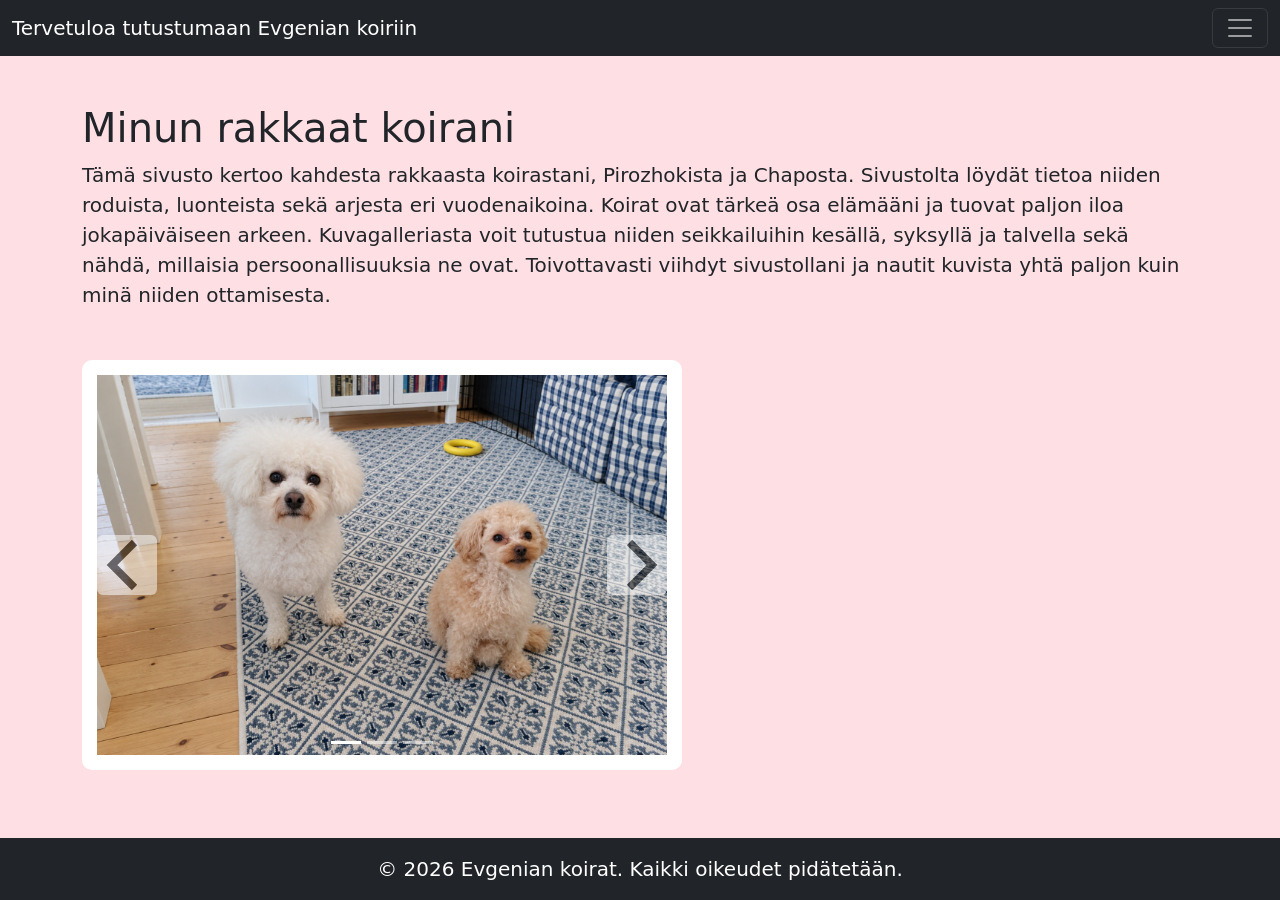
<file: index.html>
<!DOCTYPE html>
<html lang="en">

<head>
    <meta charset="UTF-8">
    <meta name="viewport" content="width=device-width, initial-scale=1.0">
    <link rel="stylesheet" href="style.css">

    <link href="https://cdn.jsdelivr.net/npm/bootstrap@5.3.3/dist/css/bootstrap.min.css" rel="stylesheet">
    <script src="https://cdn.jsdelivr.net/npm/bootstrap@5.3.3/dist/js/bootstrap.bundle.min.js"></script>

    <title>Evgenian koirat</title>
</head>

<body>
    <main>
        <nav class="navbar navbar-dark bg-dark fixed-top">
            <div class="container-fluid">
                <a class="navbar-brand" href="index.html">Tervetuloa tutustumaan Evgenian koiriin</a>
                <button class="navbar-toggler" type="button" data-bs-toggle="offcanvas"
                    data-bs-target="#offcanvasDarkNavbar" aria-controls="offcanvasDarkNavbar"
                    aria-label="Toggle navigation">
                    <span class="navbar-toggler-icon"></span>
                </button>
                <div class="offcanvas offcanvas-end text-bg-dark" tabindex="-1" id="offcanvasDarkNavbar"
                    aria-labelledby="offcanvasDarkNavbarLabel">
                    <div class="offcanvas-header">
                        <h5 class="offcanvas-title" id="offcanvasDarkNavbarLabel">Evgenian koirat</h5>
                        <button type="button" class="btn-close btn-close-white" data-bs-dismiss="offcanvas"
                            aria-label="Close"></button>
                    </div>
                    <div class="offcanvas-body">
                        <ul class="navbar-nav justify-content-end flex-grow-1 pe-3">
                            <li class="nav-item">
                                <a class="nav-link active" aria-current="page" href="index.html">Etusivu</a>
                            </li>
                            <li class="nav-item">
                                <a class="nav-link" href="tietoaroduista.html">Tietoa roduista</a>
                            </li>
                            <li class="nav-item dropdown">
                                <a class="nav-link dropdown-toggle" href="#" role="button" data-bs-toggle="dropdown"
                                    aria-expanded="false">
                                    Minun kaksi koiraani
                                </a>
                                <ul class="dropdown-menu dropdown-menu-dark">
                                    <li><a class="dropdown-item" href="pirozhok.html">Pirozhok</a></li>
                                    <li><a class="dropdown-item" href="chapo.html">Chapo</a></li>
                                    <li>
                                        <hr class="dropdown-divider">
                                    </li>
                                    <li><a class="dropdown-item" href="kuvagalleria.html">Kuvagalleria</a></li>
                                </ul>
                            </li>
                        </ul>
                        <form class="d-flex mt-3" role="search">
                            <input class="form-control me-2" type="search" placeholder="Search" aria-label="Search" />
                            <button class="btn btn-success" type="submit">Search</button>
                        </form>


                    </div>
                </div>
            </div>
        </nav>

        <div class="container mt-4">
            <h1>Minun rakkaat koirani</h1>

            <p>
                Tämä sivusto kertoo kahdesta rakkaasta koirastani, Pirozhokista ja Chaposta.
                Sivustolta löydät tietoa niiden roduista, luonteista sekä arjesta eri vuodenaikoina.
                Koirat ovat tärkeä osa elämääni ja tuovat paljon iloa jokapäiväiseen arkeen.
                Kuvagalleriasta voit tutustua niiden seikkailuihin kesällä, syksyllä ja talvella sekä nähdä, millaisia
                persoonallisuuksia ne ovat.
                Toivottavasti viihdyt sivustollani ja nautit kuvista yhtä paljon kuin minä niiden ottamisesta.
            </p>
            <div id="carouselExampleIndicators" class="carousel slide">
                <div class="carousel-indicators">
                    <button type="button" data-bs-target="#carouselExampleIndicators" data-bs-slide-to="0"
                        class="active" aria-current="true" aria-label="Slide 1"></button>
                    <button type="button" data-bs-target="#carouselExampleIndicators" data-bs-slide-to="1"
                        aria-label="Slide 2"></button>
                    <button type="button" data-bs-target="#carouselExampleIndicators" data-bs-slide-to="2"
                        aria-label="Slide 3"></button>
                </div>
                <div class="carousel-inner">
                    <div class="carousel-item active">
                        <img src="pirozhokchapo4.png" class="d-block w-100" alt="minun koirani">
                    </div>


                    <div class="carousel-item">
                        <img src="chapo4.png" class="d-block w-100" alt="Chapo">
                    </div>

                    <div class="carousel-item">
                        <img src="pirozhokchapo5.jpg" class="d-block w-100" alt="Koirat nukkuvat">
                    </div>
                </div>

                <button class="carousel-control-prev" type="button" data-bs-target="#carouselExampleIndicators"
                    data-bs-slide="prev">
                    <span class="carousel-control-prev-icon" aria-hidden="true"></span>
                    <span class="visually-hidden">Previous</span>
                </button>

                <button class="carousel-control-next" type="button" data-bs-target="#carouselExampleIndicators"
                    data-bs-slide="next">
                    <span class="carousel-control-next-icon" aria-hidden="true"></span>
                    <span class="visually-hidden">Next</span>
                </button>
            </div>
        </div>

        </main>

        <footer class="bg-dark text-white text-center py-3 mt-5">
            <p class="mb-0">&copy; 2026 Evgenian koirat. Kaikki oikeudet pidätetään.</p>
        </footer>
</body>

</html>
</file>
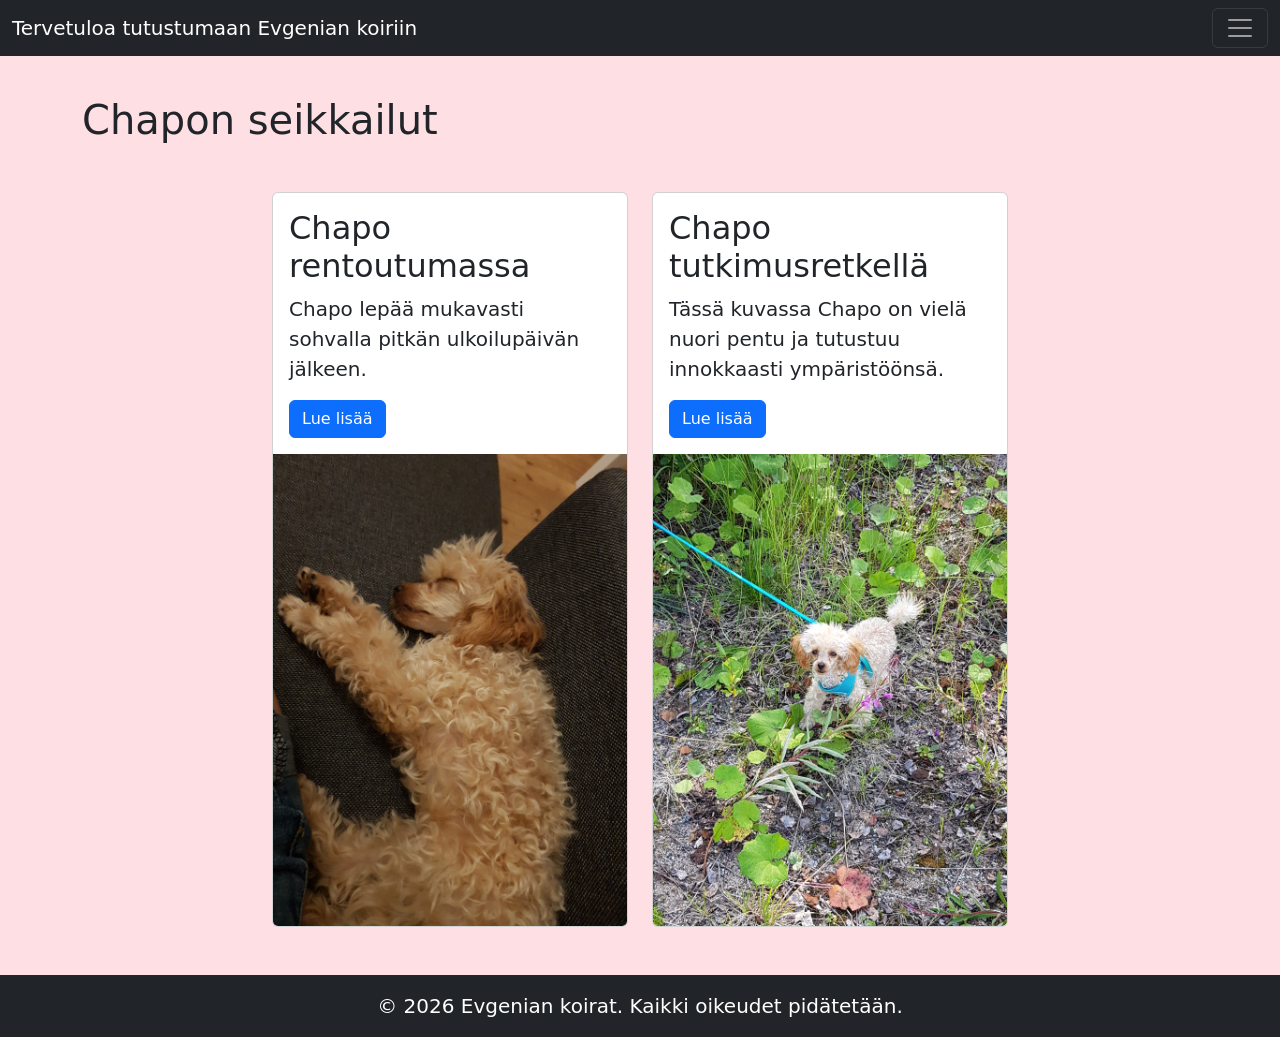
<file: chapo.html>
<!DOCTYPE html>
<html lang="en">

<head>
    <meta charset="UTF-8">
    <meta name="viewport" content="width=device-width, initial-scale=1.0">
    <link rel="stylesheet" href="style.css">
    <title>Chapo</title>

    <link href="https://cdn.jsdelivr.net/npm/bootstrap@5.3.3/dist/css/bootstrap.min.css" rel="stylesheet">
    <script src="https://cdn.jsdelivr.net/npm/bootstrap@5.3.3/dist/js/bootstrap.bundle.min.js"></script>
</head>

<body>
    <nav class="navbar navbar-dark bg-dark fixed-top">
        <div class="container-fluid">
            <a class="navbar-brand" href="index.html">Tervetuloa tutustumaan Evgenian koiriin</a>
            <button class="navbar-toggler" type="button" data-bs-toggle="offcanvas"
                data-bs-target="#offcanvasDarkNavbar" aria-controls="offcanvasDarkNavbar"
                aria-label="Toggle navigation">
                <span class="navbar-toggler-icon"></span>
            </button>
            <div class="offcanvas offcanvas-end text-bg-dark" tabindex="-1" id="offcanvasDarkNavbar"
                aria-labelledby="offcanvasDarkNavbarLabel">
                <div class="offcanvas-header">
                    <h5 class="offcanvas-title" id="offcanvasDarkNavbarLabel">Evgenian koirat</h5>
                    <button type="button" class="btn-close btn-close-white" data-bs-dismiss="offcanvas"
                        aria-label="Close"></button>
                </div>
                <div class="offcanvas-body">
                    <ul class="navbar-nav justify-content-end flex-grow-1 pe-3">
                        <li class="nav-item">
                            <a class="nav-link active" aria-current="page" href="index.html">Etusivu</a>
                        </li>
                        <li class="nav-item">
                            <a class="nav-link" href="tietoaroduista.html">Tietoa roduista</a>
                        </li>
                        <li class="nav-item dropdown">
                            <a class="nav-link dropdown-toggle" href="#" role="button" data-bs-toggle="dropdown"
                                aria-expanded="false">
                                Minun kaksi koiraani
                            </a>
                            <ul class="dropdown-menu dropdown-menu-dark">
                                <li><a class="dropdown-item" href="pirozhok.html">Pirozhok</a></li>
                                <li><a class="dropdown-item" href="chapo.html">Chapo</a></li>
                                <li>
                                    <hr class="dropdown-divider">
                                </li>
                                <li><a class="dropdown-item" href="kuvagalleria.html">Kuvagalleria</a></li>
                            </ul>
                        </li>
                    </ul>
                    <form class="d-flex mt-3" role="search">
                        <input class="form-control me-2" type="search" placeholder="Search" aria-label="Search" />
                        <button class="btn btn-success" type="submit">Search</button>
                    </form>


                </div>
            </div>
        </div>
    </nav>
    <div class="container mt-3">
        <h1>Chapon seikkailut</h1>

        <div class="row mt-5 justify-content-center">

            <div class="col-md-4">
                <div class="card h-100">
                    <div class="card-body">
                        <h2 class="card-title">Chapo rentoutumassa</h2>
                        <p class="card-text">
                            Chapo lepää mukavasti sohvalla pitkän ulkoilupäivän jälkeen.
                        </p>
                        <a href="#" class="btn btn-primary">Lue lisää</a>
                    </div>
                    <img class="card-img-bottom" src="chapo1.jpg" alt="Chapo rentoutumassa">
                </div>
            </div>

            <div class="col-md-4">
                <div class="card h-100">
                    <div class="card-body">
                        <h2 class="card-title">Chapo tutkimusretkellä</h2>
                        <p class="card-text">
                            Tässä kuvassa Chapo on vielä nuori pentu ja tutustuu innokkaasti ympäristöönsä.
                        </p>
                        <a href="#" class="btn btn-primary">Lue lisää</a>
                    </div>
                    <img class="card-img-bottom" src="chapo2.jpg" alt="Chapo tutkimusretkellä">
                </div>
            </div>

        </div>
    </div>

    <footer class="bg-dark text-white text-center py-3 mt-5">
        <p class="mb-0">&copy; 2026 Evgenian koirat. Kaikki oikeudet pidätetään.</p>
    </footer>
</body>

</html>
</file>
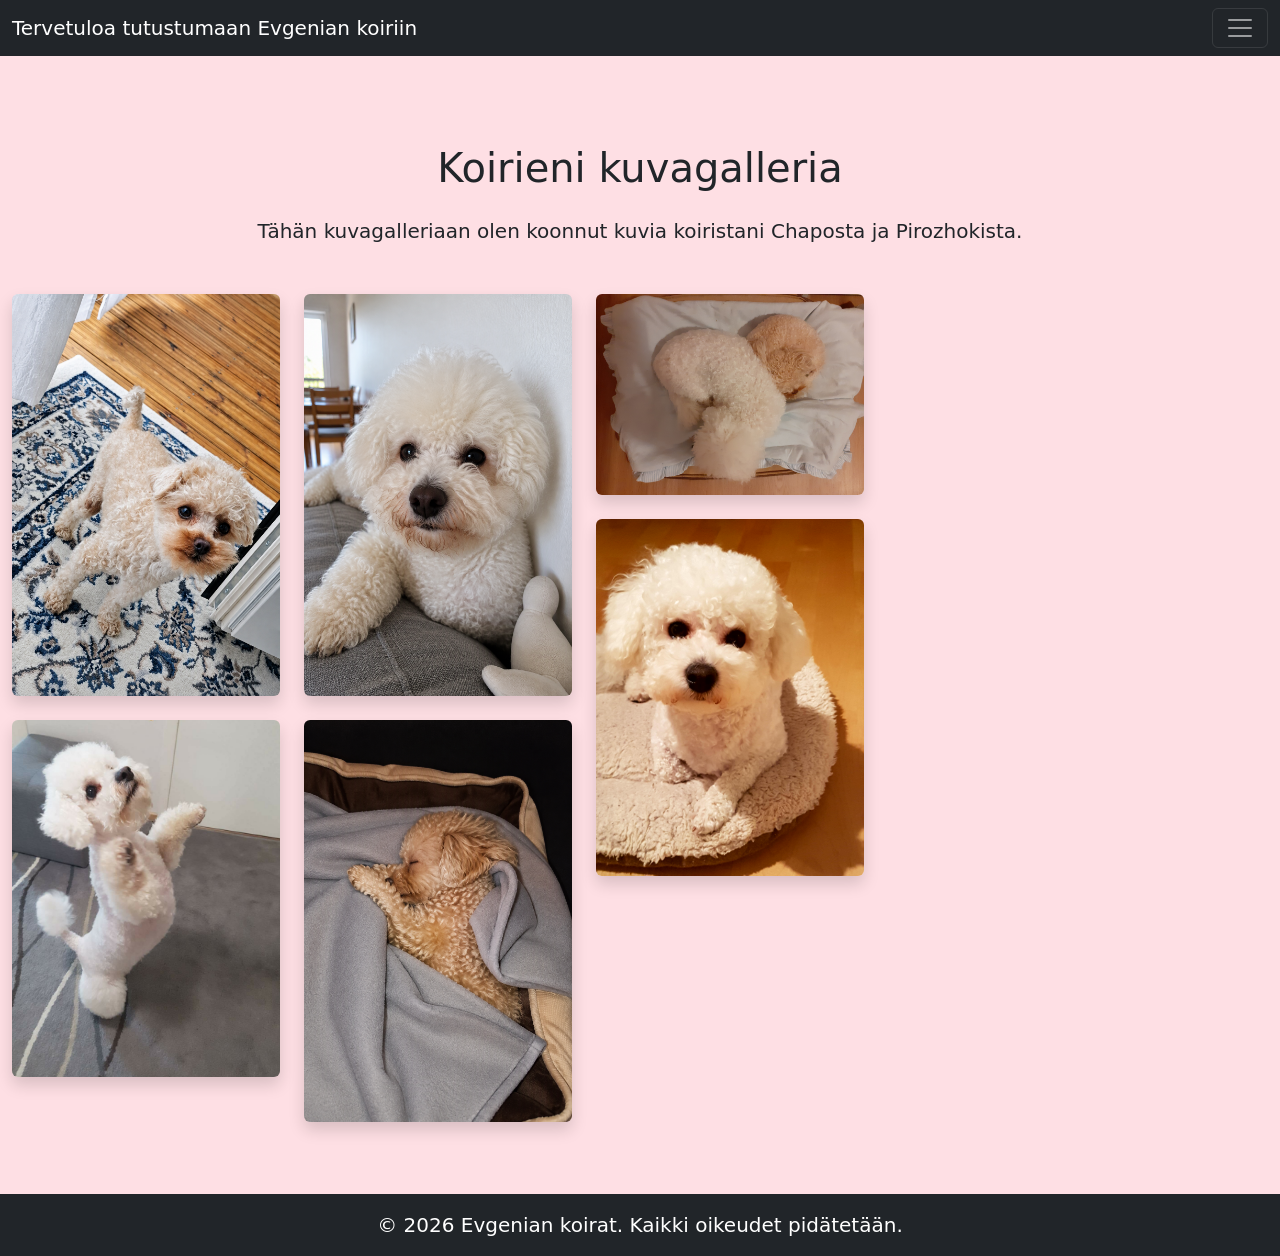
<file: kuvagalleria.html>
<!DOCTYPE html>
<html lang="en">

<head>
    <meta charset="UTF-8">
    <meta name="viewport" content="width=device-width, initial-scale=1.0">
    <link rel="stylesheet" href="style.css">
    <title>Kuvagalleria</title>

    <link href="https://cdn.jsdelivr.net/npm/bootstrap@5.3.3/dist/css/bootstrap.min.css" rel="stylesheet">
    <script src="https://cdn.jsdelivr.net/npm/bootstrap@5.3.3/dist/js/bootstrap.bundle.min.js"></script>

</head>

<body>
    <nav class="navbar navbar-dark bg-dark fixed-top">
        <div class="container-fluid">
            <a class="navbar-brand" href="index.html">Tervetuloa tutustumaan Evgenian koiriin</a>
            <button class="navbar-toggler" type="button" data-bs-toggle="offcanvas"
                data-bs-target="#offcanvasDarkNavbar" aria-controls="offcanvasDarkNavbar"
                aria-label="Toggle navigation">
                <span class="navbar-toggler-icon"></span>
            </button>
            <div class="offcanvas offcanvas-end text-bg-dark" tabindex="-1" id="offcanvasDarkNavbar"
                aria-labelledby="offcanvasDarkNavbarLabel">
                <div class="offcanvas-header">
                    <h5 class="offcanvas-title" id="offcanvasDarkNavbarLabel">Evgenian koirat</h5>
                    <button type="button" class="btn-close btn-close-white" data-bs-dismiss="offcanvas"
                        aria-label="Close"></button>
                </div>
                <div class="offcanvas-body">
                    <ul class="navbar-nav justify-content-end flex-grow-1 pe-3">
                        <li class="nav-item">
                            <a class="nav-link active" aria-current="page" href="index.html">Etusivu</a>
                        </li>
                        <li class="nav-item">
                            <a class="nav-link" href="tietoaroduista.html">Tietoa roduista</a>
                        </li>
                        <li class="nav-item dropdown">
                            <a class="nav-link dropdown-toggle" href="#" role="button" data-bs-toggle="dropdown"
                                aria-expanded="false">
                                Minun kaksi koiraani
                            </a>
                            <ul class="dropdown-menu dropdown-menu-dark">
                                <li><a class="dropdown-item" href="pirozhok.html">Pirozhok</a></li>
                                <li><a class="dropdown-item" href="chapo.html">Chapo</a></li>
                                <li>
                                    <hr class="dropdown-divider">
                                </li>
                                <li><a class="dropdown-item" href="kuvagalleria.html">Kuvagalleria</a></li>
                            </ul>
                        </li>
                    </ul>
                    <form class="d-flex mt-3" role="search">
                        <input class="form-control me-2" type="search" placeholder="Search" aria-label="Search" />
                        <button class="btn btn-success" type="submit">Search</button>
                    </form>


                </div>
            </div>
        </div>
    </nav>

    <h1 class="gallery-title text-center mb-4">Koirieni kuvagalleria</h1>
    <p class="text-center mb-5">
        Tähän kuvagalleriaan olen koonnut kuvia koiristani Chaposta ja Pirozhokista.
    </p>

    <div class="row gallery-grid">
        <div class="col-lg-4 col-md-12 mb-4 mb-lg-0">
            <img src="chapo3.png" class="w-100 shadow rounded mb-4" alt="Chapo käy usein parvekkeella" />

            <img src="pirozhok4.png" class="w-100 shadow rounded mb-4" alt="Pirozhok kotona" />
        </div>

        <div class="col-lg-4 mb-4 mb-lg-0">
            <img src="pirozhok5.png" class="w-100 shadow rounded mb-4" alt="Pirozhok lepää mukavasti sohvalla" />

            <img src="chapo5.png" class="w-100 shadow rounded mb-4" alt="Chapo nukkuu" />
        </div>

        <div class="col-lg-4 mb-4 mb-lg-0">
            <img src="pirozhokchapo3.jpg" class="w-100 shadow rounded mb-4" alt="Pirozhok ja Chapo ovat aina yhdessä" />

            <img src="pirozhok3.jpg" class="w-100 shadow rounded mb-4" alt="Pirozhok omassa pedissään" />
        </div>
    </div>

    <footer class="bg-dark text-white text-center py-3 mt-5">
        <p class="mb-0">&copy; 2026 Evgenian koirat. Kaikki oikeudet pidätetään.</p>
    </footer>
</body>

</html>
</file>
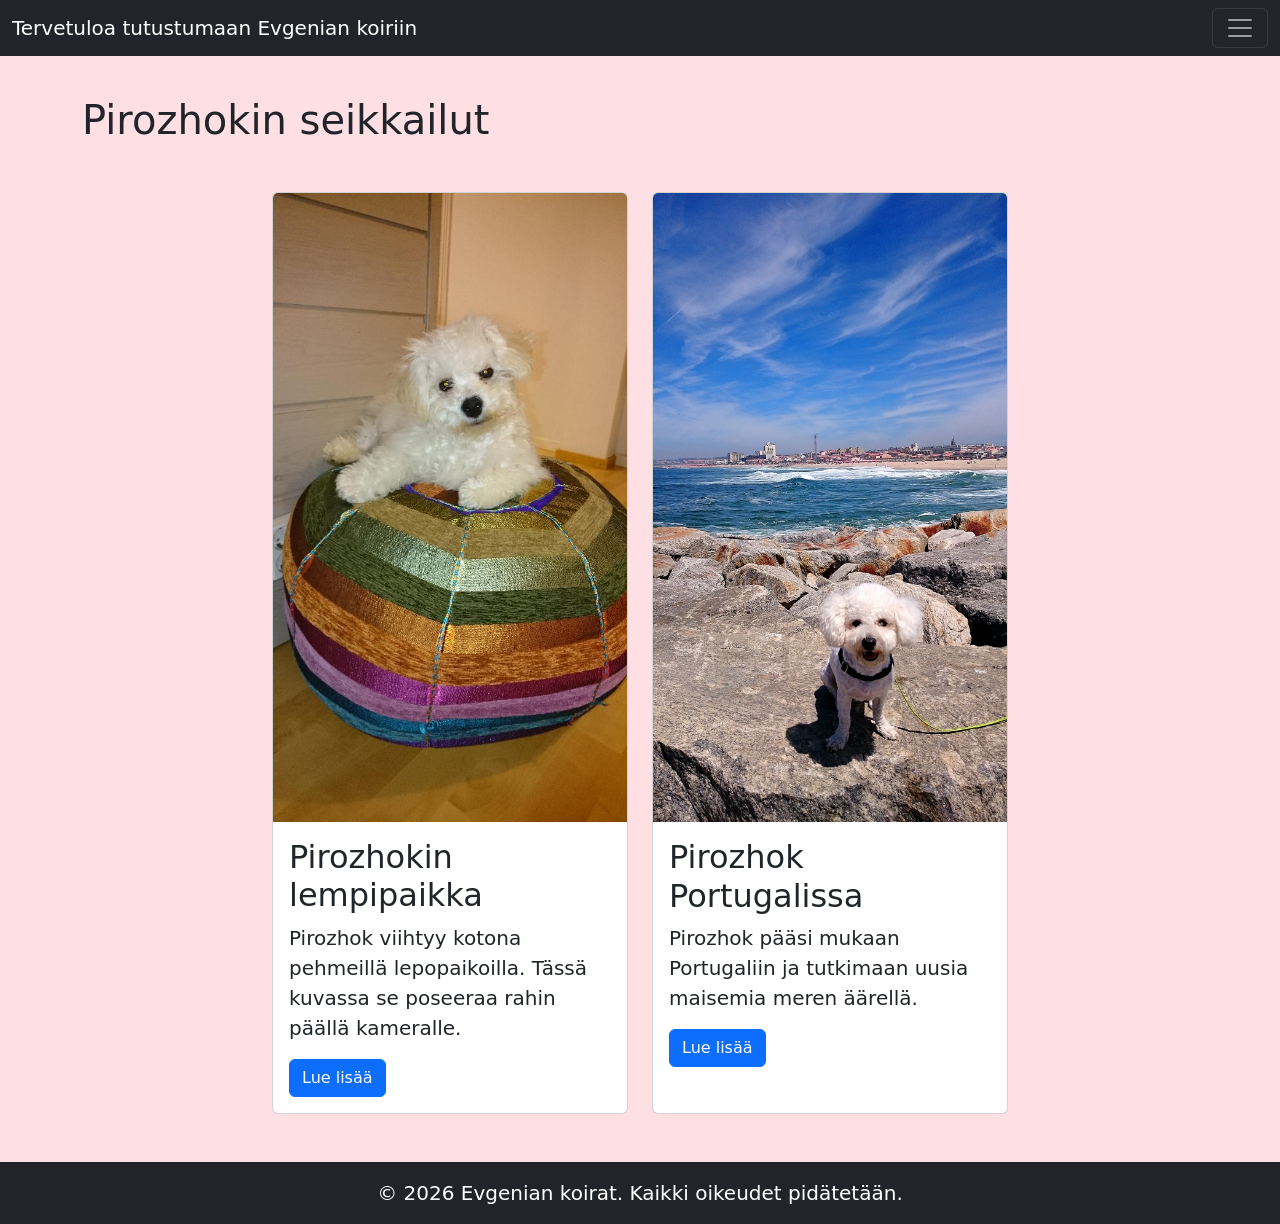
<file: pirozhok.html>
<!DOCTYPE html>
<html lang="en">

<head>
    <meta charset="UTF-8">
    <meta name="viewport" content="width=device-width, initial-scale=1.0">
    <link rel="stylesheet" href="style.css">
    <title>Pirozhok</title>

    <link href="https://cdn.jsdelivr.net/npm/bootstrap@5.3.3/dist/css/bootstrap.min.css" rel="stylesheet">
    <script src="https://cdn.jsdelivr.net/npm/bootstrap@5.3.3/dist/js/bootstrap.bundle.min.js"></script>

</head>

<body>
    <nav class="navbar navbar-dark bg-dark fixed-top">
        <div class="container-fluid">
            <a class="navbar-brand" href="index.html">Tervetuloa tutustumaan Evgenian koiriin</a>
            <button class="navbar-toggler" type="button" data-bs-toggle="offcanvas"
                data-bs-target="#offcanvasDarkNavbar" aria-controls="offcanvasDarkNavbar"
                aria-label="Toggle navigation">
                <span class="navbar-toggler-icon"></span>
            </button>
            <div class="offcanvas offcanvas-end text-bg-dark" tabindex="-1" id="offcanvasDarkNavbar"
                aria-labelledby="offcanvasDarkNavbarLabel">
                <div class="offcanvas-header">
                    <h5 class="offcanvas-title" id="offcanvasDarkNavbarLabel">Evgenian koirat</h5>
                    <button type="button" class="btn-close btn-close-white" data-bs-dismiss="offcanvas"
                        aria-label="Close"></button>
                </div>
                <div class="offcanvas-body">
                    <ul class="navbar-nav justify-content-end flex-grow-1 pe-3">
                        <li class="nav-item">
                            <a class="nav-link active" aria-current="page" href="index.html">Etusivu</a>
                        </li>
                        <li class="nav-item">
                            <a class="nav-link" href="tietoaroduista.html">Tietoa roduista</a>
                        </li>
                        <li class="nav-item dropdown">
                            <a class="nav-link dropdown-toggle" href="#" role="button" data-bs-toggle="dropdown"
                                aria-expanded="false">
                                Minun kaksi koiraani
                            </a>
                            <ul class="dropdown-menu dropdown-menu-dark">
                                <li><a class="dropdown-item" href="pirozhok.html">Pirozhok</a></li>
                                <li><a class="dropdown-item" href="chapo.html">Chapo</a></li>
                                <li>
                                    <hr class="dropdown-divider">
                                </li>
                                <li><a class="dropdown-item" href="kuvagalleria.html">Kuvagalleria</a></li>
                            </ul>
                        </li>
                    </ul>
                    <form class="d-flex mt-3" role="search">
                        <input class="form-control me-2" type="search" placeholder="Search" aria-label="Search" />
                        <button class="btn btn-success" type="submit">Search</button>
                    </form>


                </div>
            </div>
        </div>
    </nav>

    <div class="container mt-3">
        <h1>Pirozhokin seikkailut</h1>

        <div class="row mt-5 justify-content-center">

            <div class="col-md-4">
                <div class="card h-100">
                    <img class="card-img-top" src="pirozhok1.jpg" alt="Pirozhok kotona">
                    <div class="card-body">
                        <h2 class="card-title">Pirozhokin lempipaikka</h2>
                        <p class="card-text">
                            Pirozhok viihtyy kotona pehmeillä lepopaikoilla. Tässä kuvassa se poseeraa rahin päällä
                            kameralle.
                        </p>
                        <a href="#" class="btn btn-primary">Lue lisää</a>
                    </div>
                </div>
            </div>

            <div class="col-md-4">
                <div class="card h-100">
                    <img class="card-img-top" src="pirozhok7.jpg" alt="Pirozhok Portugalissa">
                    <div class="card-body">
                        <h2 class="card-title">Pirozhok Portugalissa</h2>
                        <p class="card-text">
                            Pirozhok pääsi mukaan Portugaliin ja tutkimaan uusia maisemia meren äärellä.
                        </p>
                        <a href="#" class="btn btn-primary">Lue lisää</a>
                    </div>
                </div>
            </div>
        </div>

    </div>

    <footer class="bg-dark text-white text-center py-3 mt-5 w-100">
        <p class="mb-0">&copy; 2026 Evgenian koirat. Kaikki oikeudet pidätetään.</p>
    </footer>
</body>

</html>
</file>
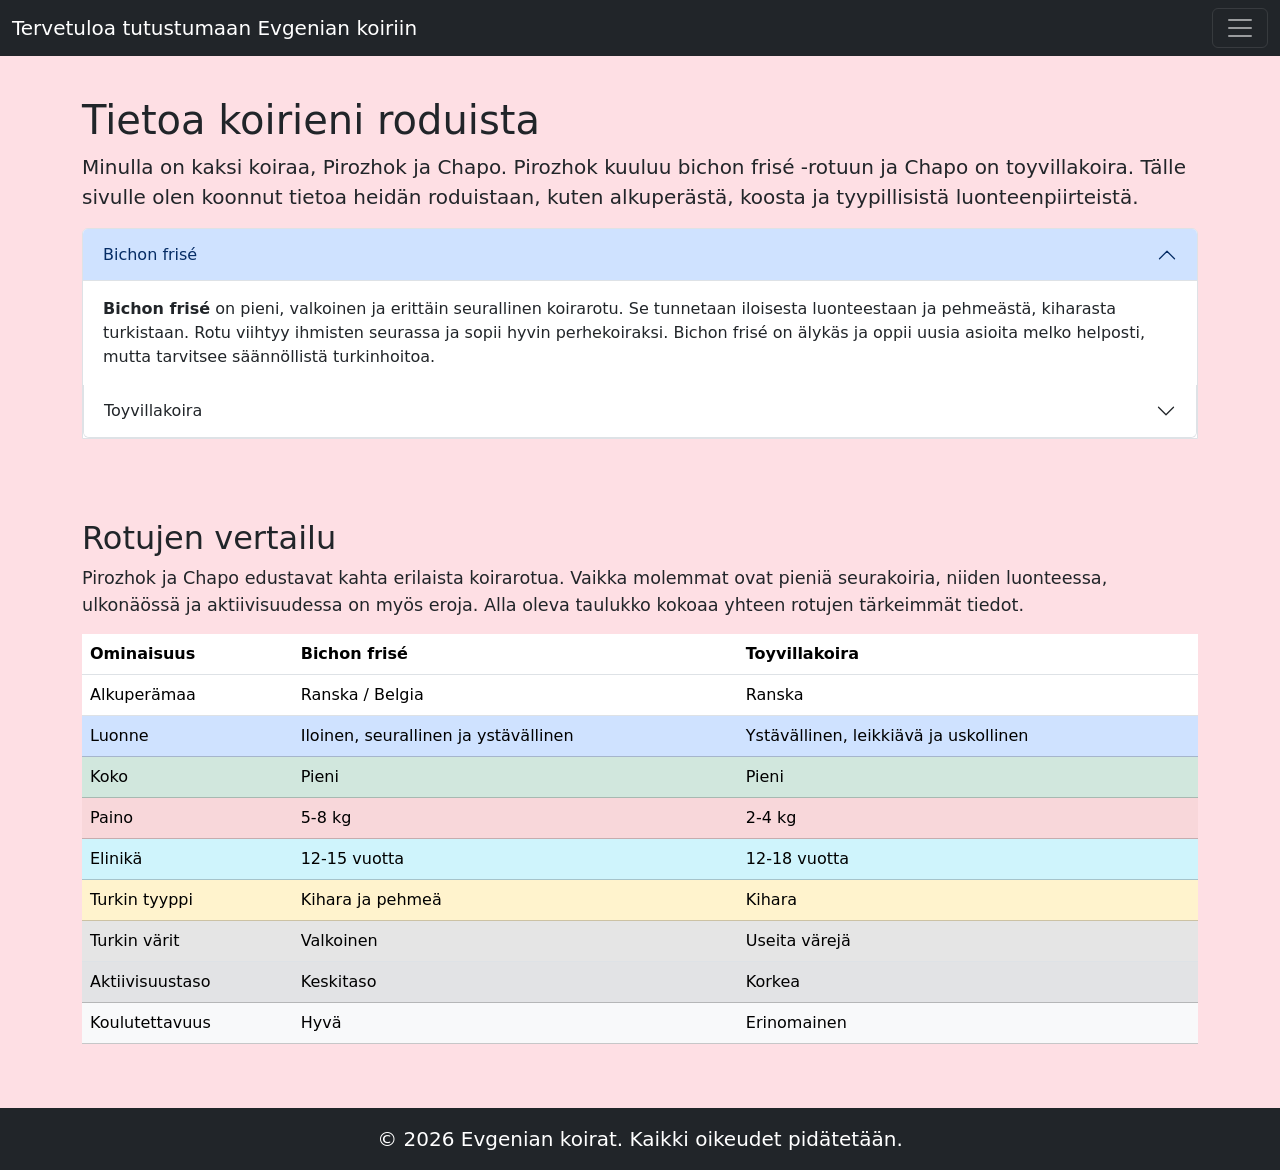
<file: tietoaroduista.html>
<!DOCTYPE html>
<html lang="en">

<head>
    <meta charset="UTF-8">
    <meta name="viewport" content="width=device-width, initial-scale=1.0">
    <link rel="stylesheet" href="style.css">
    <title>Tietoa roduista</title>

    <link href="https://cdn.jsdelivr.net/npm/bootstrap@5.3.3/dist/css/bootstrap.min.css" rel="stylesheet">
    <script src="https://cdn.jsdelivr.net/npm/bootstrap@5.3.3/dist/js/bootstrap.bundle.min.js"></script>

</head>

<body>
    <nav class="navbar navbar-dark bg-dark fixed-top">
        <div class="container-fluid">
            <a class="navbar-brand" href="index.html">Tervetuloa tutustumaan Evgenian koiriin</a>
            <button class="navbar-toggler" type="button" data-bs-toggle="offcanvas"
                data-bs-target="#offcanvasDarkNavbar" aria-controls="offcanvasDarkNavbar"
                aria-label="Toggle navigation">
                <span class="navbar-toggler-icon"></span>
            </button>
            <div class="offcanvas offcanvas-end text-bg-dark" tabindex="-1" id="offcanvasDarkNavbar"
                aria-labelledby="offcanvasDarkNavbarLabel">
                <div class="offcanvas-header">
                    <h5 class="offcanvas-title" id="offcanvasDarkNavbarLabel">Evgenian koirat</h5>
                    <button type="button" class="btn-close btn-close-white" data-bs-dismiss="offcanvas"
                        aria-label="Close"></button>
                </div>
                <div class="offcanvas-body">
                    <ul class="navbar-nav justify-content-end flex-grow-1 pe-3">
                        <li class="nav-item">
                            <a class="nav-link active" aria-current="page" href="index.html">Etusivu</a>
                        </li>
                        <li class="nav-item">
                            <a class="nav-link" href="tietoaroduista.html">Tietoa roduista</a>
                        </li>
                        <li class="nav-item dropdown">
                            <a class="nav-link dropdown-toggle" href="#" role="button" data-bs-toggle="dropdown"
                                aria-expanded="false">
                                Minun kaksi koiraani
                            </a>
                            <ul class="dropdown-menu dropdown-menu-dark">
                                <li><a class="dropdown-item" href="pirozhok.html">Pirozhok</a></li>
                                <li><a class="dropdown-item" href="chapo.html">Chapo</a></li>
                                <li>
                                    <hr class="dropdown-divider">
                                </li>
                                <li><a class="dropdown-item" href="kuvagalleria.html">Kuvagalleria</a></li>
                            </ul>
                        </li>
                    </ul>
                    <form class="d-flex mt-3" role="search">
                        <input class="form-control me-2" type="search" placeholder="Search" aria-label="Search" />
                        <button class="btn btn-success" type="submit">Search</button>
                    </form>


                </div>
            </div>
        </div>
    </nav>
    <div class="container mt-3">
        <h1>Tietoa koirieni roduista</h1>
        <p>Minulla on kaksi koiraa, Pirozhok ja Chapo. Pirozhok kuuluu bichon frisé -rotuun ja Chapo on toyvillakoira.
            Tälle sivulle olen koonnut tietoa heidän roduistaan, kuten alkuperästä, koosta ja tyypillisistä
            luonteenpiirteistä.</p>

        <div class="accordion" id="accordionExample">
            <div class="accordion-item">
                <h2 class="accordion-header" id="headingOne">
                    <button class="accordion-button" type="button" data-bs-toggle="collapse"
                        data-bs-target="#collapseOne" aria-expanded="true" aria-controls="collapseOne">
                        Bichon frisé
                    </button>
                </h2>
                <div id="collapseOne" class="accordion-collapse collapse show" aria-labelledby="headingOne"
                    data-bs-parent="#accordionExample">
                    <div class="accordion-body">
                        <strong>Bichon frisé</strong> on pieni, valkoinen ja erittäin seurallinen
                        koirarotu. Se tunnetaan iloisesta luonteestaan ja pehmeästä,
                        kiharasta turkistaan. Rotu viihtyy ihmisten seurassa ja sopii
                        hyvin perhekoiraksi. Bichon frisé on älykäs ja oppii uusia asioita
                        melko helposti, mutta tarvitsee säännöllistä turkinhoitoa.
                    </div>
                </div>
                <div class="accordion-item">
                    <h2 class="accordion-header" id="headingTwo">
                        <button class="accordion-button collapsed" type="button" data-bs-toggle="collapse"
                            data-bs-target="#collapseTwo" aria-expanded="false" aria-controls="collapseTwo">
                            Toyvillakoira
                        </button>
                    </h2>
                    <div id="collapseTwo" class="accordion-collapse collapse" aria-labelledby="headingTwo"
                        data-bs-parent="#accordionExample">
                        <div class="accordion-body">
                            <strong>Toyvillakoira</strong> on villakoiran pienin kokomuunnos.
                            Se on erittäin älykäs, energinen ja uskollinen koira. Rotu oppii
                            nopeasti uusia temppuja ja nauttii yhteisestä tekemisestä
                            omistajansa kanssa. Toyvillakoira sopii hyvin myös kerrostaloon,
                            kunhan se saa riittävästi liikuntaa ja virikkeitä.
                        </div>
                    </div>
                </div>
            </div>

            <div class="breed-comparison">
                <h2>Rotujen vertailu</h2>
                <p>Pirozhok ja Chapo edustavat kahta erilaista koirarotua. Vaikka molemmat ovat pieniä seurakoiria,
                    niiden luonteessa, ulkonäössä ja aktiivisuudessa on myös eroja. Alla oleva taulukko kokoaa yhteen
                    rotujen tärkeimmät tiedot.</p>

                <table class="table breed-table">
                    <thead>
                        <tr>
                            <th>Ominaisuus</th>
                            <th>Bichon frisé</th>
                            <th>Toyvillakoira</th>
                        </tr>
                    </thead>
                    <tbody>
                        <tr>
                            <td>Alkuperämaa</td>
                            <td>Ranska / Belgia </td>
                            <td>Ranska</td>
                        </tr>
                        <tr class="table-primary">
                            <td>Luonne</td>
                            <td>Iloinen, seurallinen ja ystävällinen</td>
                            <td>Ystävällinen, leikkiävä ja uskollinen</td>
                        </tr>
                        <tr class="table-success">
                            <td>Koko</td>
                            <td>Pieni</td>
                            <td>Pieni</td>
                        </tr>
                        <tr class="table-danger">
                            <td>Paino</td>
                            <td>5-8 kg</td>
                            <td>2-4 kg</td>
                        </tr>
                        <tr class="table-info">
                            <td>Elinikä</td>
                            <td>12-15 vuotta</td>
                            <td>12-18 vuotta</td>
                        </tr>
                        <tr class="table-warning">
                            <td>Turkin tyyppi</td>
                            <td>Kihara ja pehmeä</td>
                            <td>Kihara</td>
                        </tr>
                        <tr class="table-active">
                            <td>Turkin värit</td>
                            <td>Valkoinen</td>
                            <td>Useita värejä</td>
                        </tr>
                        <tr class="table-secondary">
                            <td>Aktiivisuustaso</td>
                            <td>Keskitaso</td>
                            <td>Korkea</td>
                        </tr>
                        <tr class="table-light">
                            <td>Koulutettavuus</td>
                            <td>Hyvä</td>
                            <td>Erinomainen</td>
                        </tr>
                    </tbody>
                </table>

            </div>
        </div>
    </div>

    <footer class="bg-dark text-white text-center py-3 mt-5 w-100">
        <p class="mb-0">&copy; 2026 Evgenian koirat. Kaikki oikeudet pidätetään.</p>
    </footer>
</body>

</html>
</file>
<file: style.css>
body {
    padding-top: 80px;
    /* lisää tilaa navbarin alle */
    background-color: #fedfe4 !important;
    font-family: 'Nunito', sans-serif;
    min-height: 100vh;
    display: flex;
    flex-direction: column;
}

main {
    flex: 1;
}

footer {
    width: 100%;
    max-width: none;
    align-self: stretch;
    margin-top: auto !important;
}

h1 {
    font-size: 2.5rem;
}

.gallery-title {
    margin-top: 64px;
}

.gallery-grid {
    width: 100%;
    max-width: 900px;
    margin-right: auto;
    margin-left: auto;
    padding-right: 12px;
    padding-left: 12px;
}

p {
    font-size: 1.25rem;
}

.carousel {
    max-width: 600px;
    margin: auto;
    margin-top: 50px;
    margin-left: 0;
    background-color: white;
    padding: 15px;
    border-radius: 10px;
}

.breed-comparison {
    margin-top: 80px;
}

.breed-comparison p {
    font-size: 1.1rem;
}

.offcanvas-body .nav-link {
    color: white !important;
}

.carousel .carousel-control-prev-icon,
.carousel .carousel-control-next-icon {
    width: 60px;
    height: 60px;
    background-color: white;
    border-radius: 10%;
}

.carousel .carousel-control-prev-icon {
    background-image: url("data:image/svg+xml,%3Csvg xmlns='http://www.w3.org/2000/svg' viewBox='0 0 16 16' fill='none' stroke='%23000' stroke-width='2'%3E%3Cpath d='M10 2 4 8l6 6'/%3E%3C/svg%3E");
}

.carousel .carousel-control-next-icon {
    background-image: url("data:image/svg+xml,%3Csvg xmlns='http://www.w3.org/2000/svg' viewBox='0 0 16 16' fill='none' stroke='%23000' stroke-width='2'%3E%3Cpath d='m6 2 6 6-6 6'/%3E%3C/svg%3E");
}
</file>
